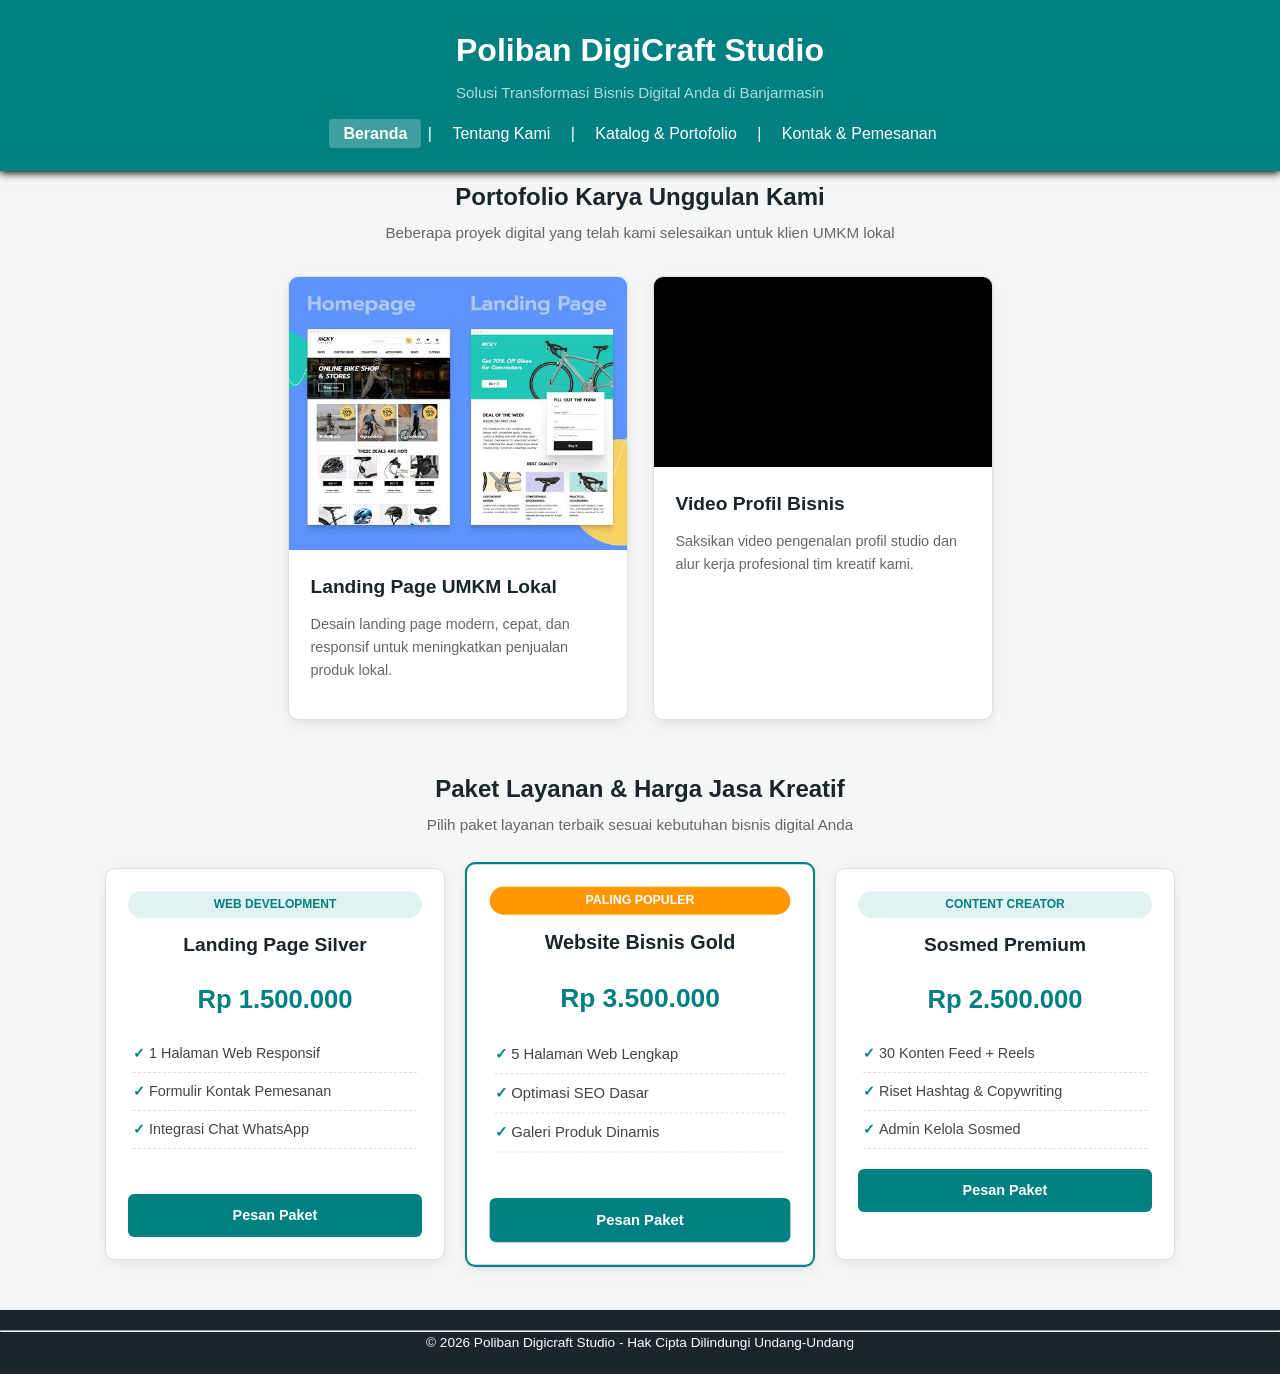
<file: index.html>
<!DOCTYPE html>
<html lang="id">

<head>
    <meta charset="UTF-8">
    <meta name="viewport" content="width=device-width, initial-scale=1.0">
    <title>Beranda</title>
    <!-- 1. MENGHUBUNGKAN EXTERNAL CSS GLOBAL -->
    <link rel="stylesheet" href="style.css">
</head>

<body>
    <!-- BAGIAN HEADER & NAVIGASI GLOBAL -->
    <header>
        <div class="container">
            <h1>Poliban DigiCraft Studio</h1>
            <p>Solusi Transformasi Bisnis Digital Anda di Banjarmasin</p>
            <nav>
                <a href="index.html" class="active">Beranda</a> |
                <a href="cvhaikal.html">Tentang Kami</a> |
                <a href="produk.html">Katalog & Portofolio</a> |
                <a href="kontak.html">Kontak & Pemesanan</a>
            </nav>
        </div>
    </header>

    <main class="container">
        <!-- SEKSI PORTOFOLIO UTAMA (CARD LAYOUT) -->
        <section class="section">
            <h2 class="section-title">Portofolio Karya Unggulan Kami</h2>
            <p class="section-subtitle">Beberapa proyek digital yang telah kami selesaikan untuk klien UMKM lokal</p>

            <div class="card-grid">
                <!-- Kartu Portofolio 1 -->
                <article class="card">
                    <img src="landingpage.jpg" alt="Mockup Desain Landing Page Agensi" class="card-img">
                    <div class="card-body">
                        <h3 class="card-title">Landing Page UMKM Lokal</h3>
                        <p class="card-text">Desain landing page modern, cepat, dan responsif untuk meningkatkan penjualan produk lokal.</p>
                    </div>
                </article>

                <!-- Kartu Portofolio 2 (Video Profile) -->
                <article class="card">
                    <div class="video-container">
                        <iframe src="https://www.youtube.com/embed/GfAPEko4rbU?si=8Ai98LlOAprXBPoP"
                            title="YouTube video player" allowfullscreen></iframe>
                    </div>
                    <div class="card-body">
                        <h3 class="card-title">Video Profil Bisnis</h3>
                        <p class="card-text">Saksikan video pengenalan profil studio dan alur kerja profesional tim kreatif kami.</p>
                    </div>
                </article>
            </div>
        </section>

        <!-- SEKSI KATALOG PAKET LAYANAN (PRICING CARDS) -->
        <section class="section">
            <h2 class="section-title">Paket Layanan & Harga Jasa Kreatif</h2>
            <p class="section-subtitle">Pilih paket layanan terbaik sesuai kebutuhan bisnis digital Anda</p>

            <div class="card-grid">
                <!-- Paket 1: Landing Page Silver -->
                <article class="card pricing-card">
                    <div class="card-body">
                        <span class="badge">Web Development</span>
                        <h3 class="card-title">Landing Page Silver</h3>
                        <p class="card-price">Rp 1.500.000</p>
                        <ul class="card-features">
                            <li>1 Halaman Web Responsif</li>
                            <li>Formulir Kontak Pemesanan</li>
                            <li>Integrasi Chat WhatsApp</li>
                        </ul>
                        <a href="kontak.html" class="btn-primary">Pesan Paket</a>
                    </div>
                </article>

                <!-- Paket 2: Website Bisnis Gold -->
                <article class="card pricing-card featured">
                    <div class="card-body">
                        <span class="badge badge-featured">Paling Populer</span>
                        <h3 class="card-title">Website Bisnis Gold</h3>
                        <p class="card-price">Rp 3.500.000</p>
                        <ul class="card-features">
                            <li>5 Halaman Web Lengkap</li>
                            <li>Optimasi SEO Dasar</li>
                            <li>Galeri Produk Dinamis</li>
                        </ul>
                        <a href="kontak.html" class="btn-primary">Pesan Paket</a>
                    </div>
                </article>

                <!-- Paket 3: Sosmed Premium -->
                <article class="card pricing-card">
                    <div class="card-body">
                        <span class="badge">Content Creator</span>
                        <h3 class="card-title">Sosmed Premium</h3>
                        <p class="card-price">Rp 2.500.000</p>
                        <ul class="card-features">
                            <li>30 Konten Feed + Reels</li>
                            <li>Riset Hashtag & Copywriting</li>
                            <li>Admin Kelola Sosmed</li>
                        </ul>
                        <a href="kontak.html" class="btn-primary">Pesan Paket</a>
                    </div>
                    <br>
                </article>
            </div>
        </section>
    </main>

    <!-- FOOTER GLOBAL -->
     <footer>
        <hr>
        <p align="center">&copy; 2026 Poliban Digicraft Studio - Hak Cipta Dilindungi Undang-Undang</p>
    </footer>
</body>

</html>
</file>
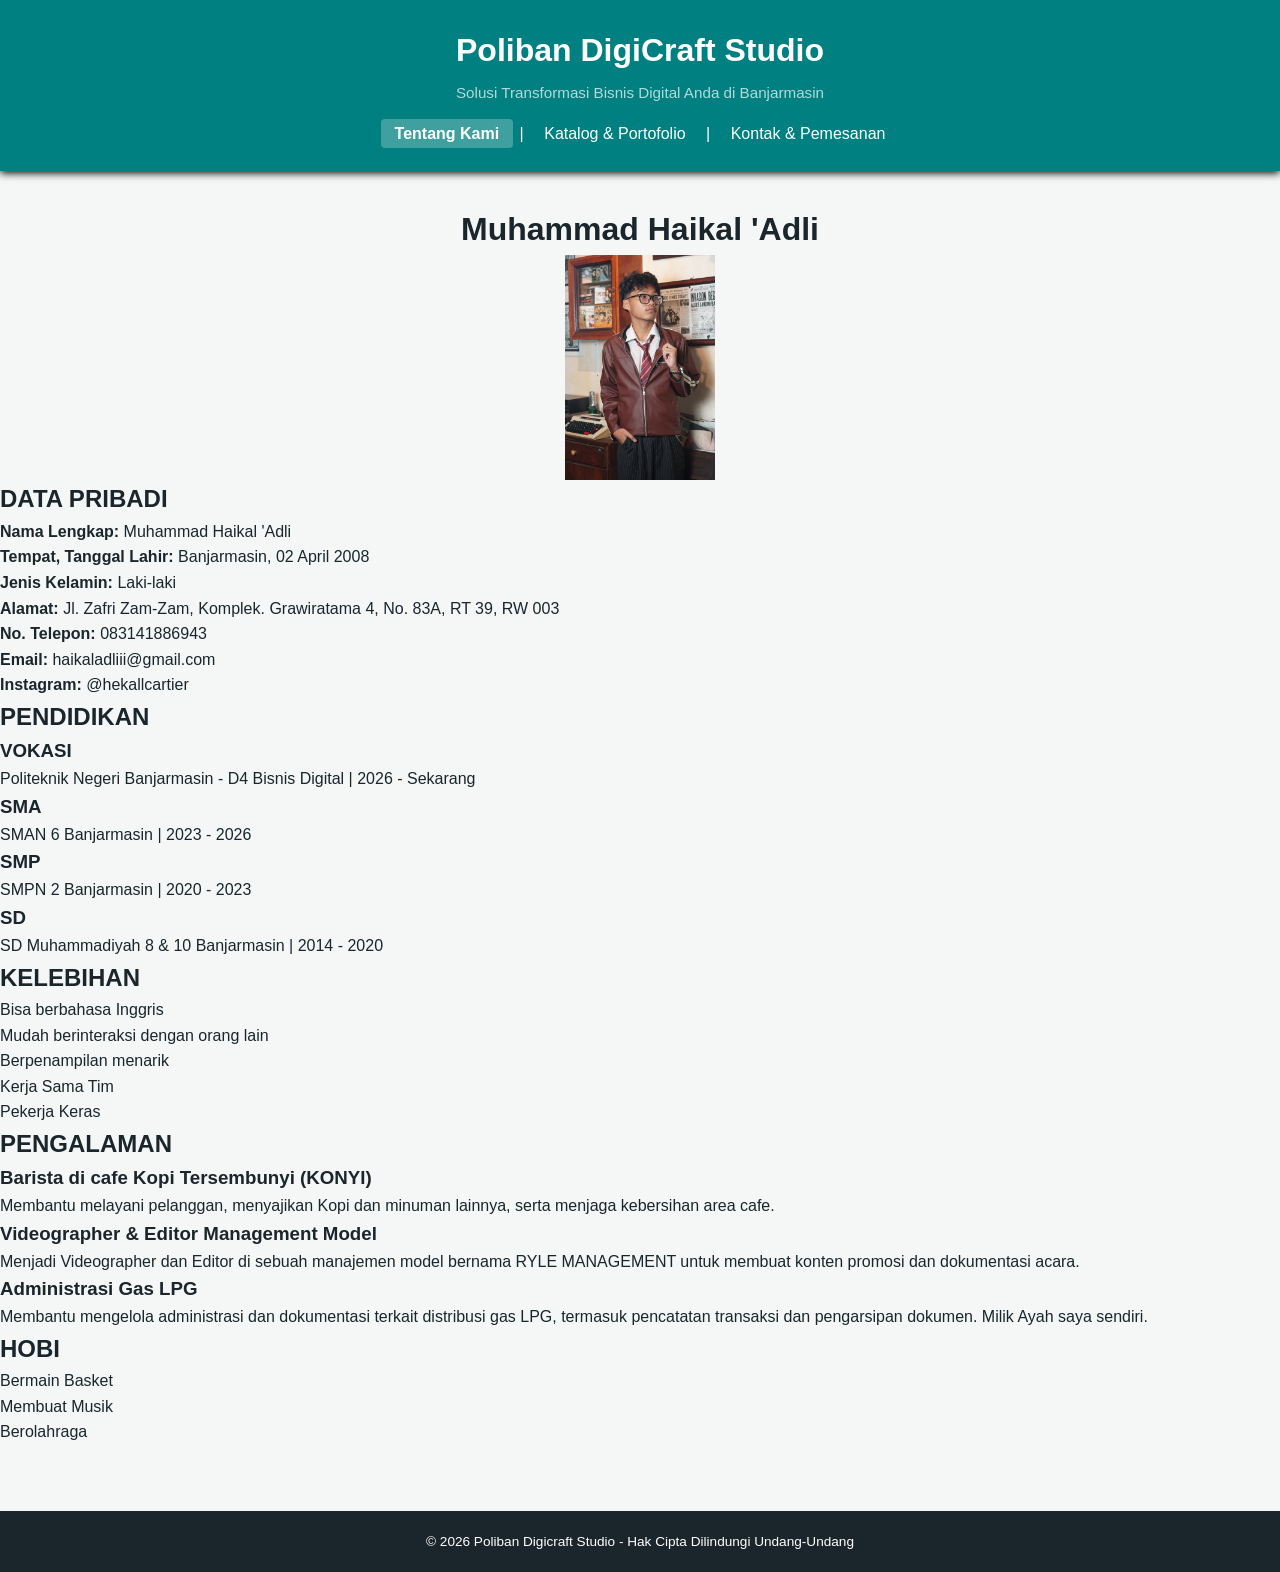
<file: cvhaikal.html>
<!DOCTYPE html>
<html lang="en">
<head>
    <meta charset="UTF-8">
    <meta name="viewport" content="width=device-width, initial-scale=1.0">
    <title>CV Muhammad Haikal 'Adli</title>
    <link rel="stylesheet" href="style.css">
</head>
<body>
    <!-- Bagian Kepala Halaman (Header & Navigasi) -->
   <header>
        <div class="container">
            <h1>Poliban DigiCraft Studio</h1>
            <p>Solusi Transformasi Bisnis Digital Anda di Banjarmasin</p>
            <nav>
                <a href="cvhaikal.html" class="active">Tentang Kami</a> |
                <a href="produk.html">Katalog & Portofolio</a> |
                <a href="kontak.html">Kontak & Pemesanan</a>
            </nav>
        </div>
    </header>
<br>
<body>

<div class="cv">

    <div class="header" style="text-align: center;">
        <h1>Muhammad Haikal 'Adli</h1>
        
        <img src="Muhammad_Haikal_Adli.JPG" alt="Harusnya foto hekall yang ganteng" style="display: block; margin: auto; width: 150px;">
        
    </p>
    
    </div>

    <section>
       <h2>DATA PRIBADI</h2>

    <div class="item">
        <p><strong>Nama Lengkap:</strong> Muhammad Haikal 'Adli</p>
        <p><strong>Tempat, Tanggal Lahir:</strong> Banjarmasin, 02 April 2008</p>
        <p><strong>Jenis Kelamin:</strong> Laki-laki</p>
        <p><strong>Alamat:</strong> Jl. Zafri Zam-Zam, Komplek. Grawiratama 4, No. 83A, RT 39, RW 003</p>
        <p><strong>No. Telepon:</strong> 083141886943</p>
        <p><strong>Email:</strong> haikaladliii@gmail.com</p>
        <p><strong>Instagram:</strong> @hekallcartier</p>
    </div>
    </section>

    <section>
        <h2>PENDIDIKAN</h2>
        <div class="item">
            <h3>VOKASI</h3>
            <p>Politeknik Negeri Banjarmasin - D4 Bisnis Digital | 2026 - Sekarang</p>
        </div>

        <div class="item">
            <h3>SMA</h3>
            <p>SMAN 6 Banjarmasin | 2023 - 2026</p>
        </div>

        <div class="item">
            <h3>SMP</h3>
            <p>SMPN 2 Banjarmasin | 2020 - 2023</p>

            <div class="item">
            <h3>SD</h3>
            <p>SD Muhammadiyah 8 & 10 Banjarmasin | 2014 - 2020</p>
        </div>
        </div>
    </section>

    <section>
        <h2>KELEBIHAN</h2>
        <ul>
            <li>Bisa berbahasa Inggris</li>
            <li>Mudah berinteraksi dengan orang lain</li>
            <li>Berpenampilan menarik</li>
            <li>Kerja Sama Tim</li>
            <li>Pekerja Keras</li>
        </ul>
    </section>

    <section>
        <h2>PENGALAMAN</h2>

        <div class="item">
            <h3>Barista di cafe Kopi Tersembunyi (KONYI)</h3>
            <p>
                Membantu melayani pelanggan, menyajikan Kopi dan minuman lainnya, serta menjaga kebersihan area cafe.
            </p>
        </div>

        <div class="item">
            <h3>Videographer & Editor Management Model</h3>
            <p>
                Menjadi Videographer dan Editor di sebuah manajemen model bernama RYLE MANAGEMENT untuk membuat konten promosi dan dokumentasi acara.
            </p>
        </div>

        <div class="item">
            <h3>Administrasi Gas LPG</h3>
            <p>
                Membantu mengelola administrasi dan dokumentasi terkait distribusi gas LPG, termasuk pencatatan transaksi dan pengarsipan dokumen.
                Milik Ayah saya sendiri.
            </p>
        </div>
    </section>

    <section>
        <h2>HOBI</h2>
        <ul>
            <li>Bermain Basket</li>
            <li>Membuat Musik</li>
            <li>Berolahraga</li>
        </ul>
    </section>

</div>
<br>
 <footer>
        <p align="center">&copy; 2026 Poliban Digicraft Studio - Hak Cipta Dilindungi Undang-Undang</p>
    </footer>

</body>
</html>
</file>
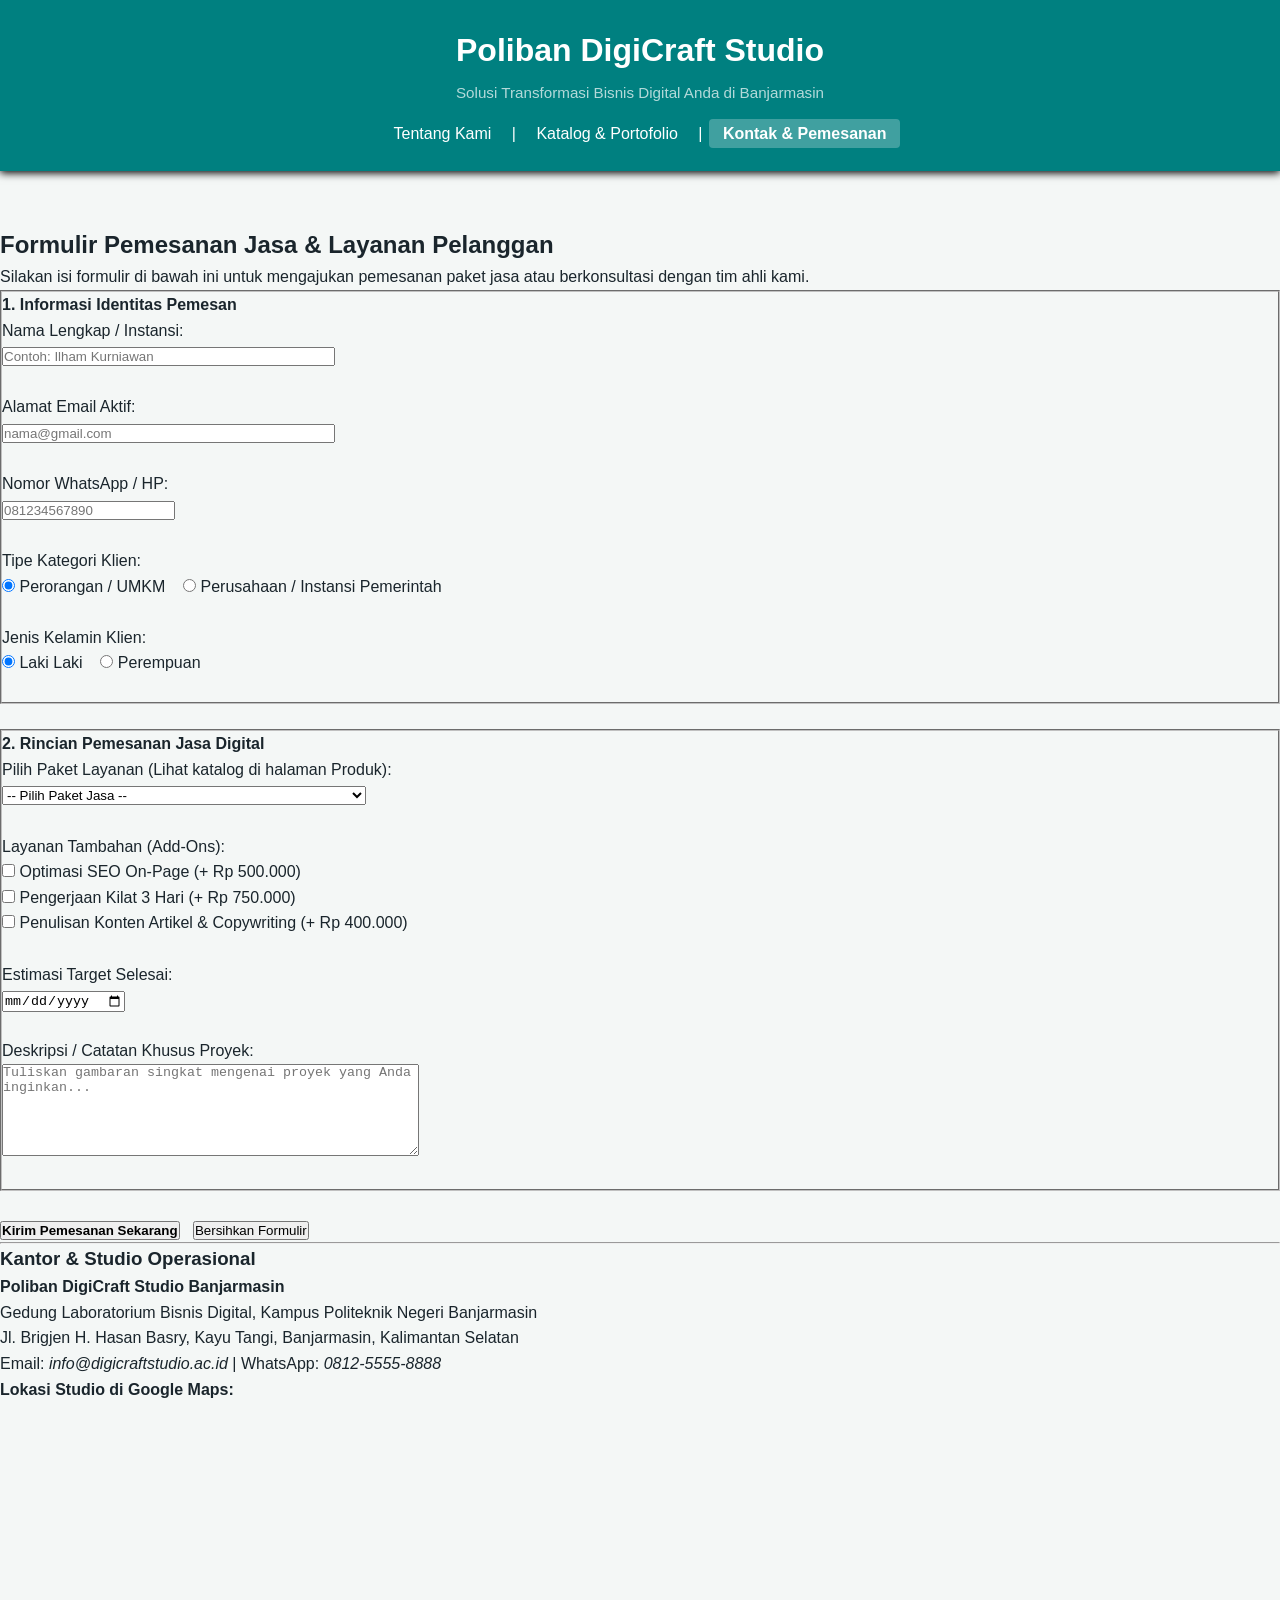
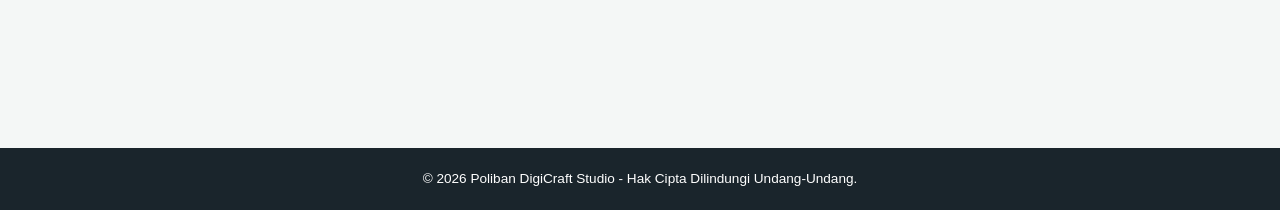
<file: kontak.html>
<!DOCTYPE html>
<html lang="id">
<head>
    <metharset="UTF-8">
    <meta name="viewport" content="width=device-width, initial-scale=1.0">
    <title>Kontak & Pemesanan - Poliban Digicraft Studio</title>
    <link rel="stylesheet" href="style.css">
</head>
<body>
    <!-- Header & Navigasi Utama Website -->
   <header>
        <div class="container">
            <h1>Poliban DigiCraft Studio</h1>
            <p>Solusi Transformasi Bisnis Digital Anda di Banjarmasin</p>
            <nav>
                <a href="cvhaikal.html">Tentang Kami</a> |
                <a href="produk.html">Katalog & Portofolio</a> |
                <a href="kontak.html" class="active">Kontak & Pemesanan</a>
            </nav>
        </div>
    </header>

    <main>
        <h2>Formulir Pemesanan Jasa & Layanan Pelanggan</h2>
        <p>Silakan isi formulir di bawah ini untuk mengajukan pemesanan paket jasa atau berkonsultasi dengan tim ahli kami.</p>

        <form action="#" method="POST">
            <!-- Grup 1: Data Diri Pelanggan -->
            <fieldset>
                <legend></legend>
                <b>1. Informasi Identitas Pemesan</b>
                <br>
                <label for="nama_lengkap">Nama Lengkap / Instansi:</label><br>
                <input type="text" id="nama_lengkap" name="nama_lengkap" placeholder="Contoh: Ilham Kurniawan" size="40" required>
                <br><br>

                <label for="email_pemesan">Alamat Email Aktif:</label><br>
                <input type="email" id="email_pemesan" name="email_pemesan" placeholder="nama@gmail.com" size="40" required>
                <br><br>

                <label for="no_whatsapp">Nomor WhatsApp / HP:</label><br>
                <input type="tel" id="no_whatsapp" name="no_whatsapp" placeholder="081234567890" required>
                <br><br>

                <label>Tipe Kategori Klien:</label><br>
                <input type="radio" id="kategori_personal" name="tipe_klien" value="Personal" checked>
                <label for="kategori_personal">Perorangan / UMKM</label>
                &nbsp;&nbsp;
                <input type="radio" id="kategori_korporat" name="tipe_klien" value="Korporat">
                <label for="kategori_korporat">Perusahaan / Instansi Pemerintah</label>
                <br><br>

                <label>Jenis Kelamin Klien:</label><br>
                <input type="radio" id="jk_laki" name="jk" value="laki" checked>
                <label for="jk_laki">Laki Laki</label>
                &nbsp;&nbsp;
                <input type="radio" id="jk_perempuan" name="jk" value="bini">
                <label for="jk_perempuan">Perempuan</label>
                <br><br>
            </fieldset>
            <br>

            <!-- Grup 2: Detail Pemesanan Layanan -->
            <fieldset>
                <legend></legend>
                <b>2. Rincian Pemesanan Jasa Digital</b>
                <br>
                <label for="pilih_paket">Pilih Paket Layanan (Lihat katalog di halaman Produk):</label><br>
                <select id="pilih_paket" name="pilih_paket" required>
                    <option value="">-- Pilih Paket Jasa --</option>
                    <option value="Silver">Paket Silver Branding (Rp 1.500.000)</option>
                    <option value="Gold">Paket Gold Web Development (Rp 3.000.000)</option>
                    <option value="Platinum">Paket Platinum Full Digital Transformation (Rp 5.000.000)</option>
                    <option value="Custom">Konsultasi Custom Project</option>
                </select>
                <br><br>

                <label>Layanan Tambahan (Add-Ons):</label><br>
                <input type="checkbox" id="addon_seo" name="addons[]" value="SEO Optimization">
                <label for="addon_seo">Optimasi SEO On-Page (+ Rp 500.000)</label><br>
                <input type="checkbox" id="addon_express" name="addons[]" value="Express Delivery">
                <label for="addon_express">Pengerjaan Kilat 3 Hari (+ Rp 750.000)</label><br>
                <input type="checkbox" id="addon_content" name="addons[]" value="Content Writing">
                <label for="addon_content">Penulisan Konten Artikel & Copywriting (+ Rp 400.000)</label>
                <br><br>

                <label for="target_selesai">Estimasi Target Selesai:</label><br>
                <input type="date" id="target_selesai" name="target_selesai">
                <br><br>

                <label for="detail_pesan">Deskripsi / Catatan Khusus Proyek:</label><br>
                <textarea id="detail_pesan" name="detail_pesan" rows="6" cols="50" placeholder="Tuliskan gambaran singkat mengenai proyek yang Anda inginkan..."></textarea>
                <br><br>
            </fieldset>
            <br>

            <!-- Tombol Aksi -->
            <button type="submit"><b>Kirim Pemesanan Sekarang</b></button>
            &nbsp;
            <button type="reset">Bersihkan Formulir</button>
        </form>

        <!-- Bagian Informasi Alamat & Peta Studio -->
        <section>
            <hr>
            <h3>Kantor & Studio Operasional</h3>
            <p><b>Poliban DigiCraft Studio Banjarmasin</b><br>
            Gedung Laboratorium Bisnis Digital, Kampus Politeknik Negeri Banjarmasin<br>
            Jl. Brigjen H. Hasan Basry, Kayu Tangi, Banjarmasin, Kalimantan Selatan<br>
            Email: <i>info@digicraftstudio.ac.id</i> | WhatsApp: <i>0812-5555-8888</i></p>

            <h4>Lokasi Studio di Google Maps:</h4>
            <iframe src="https://maps.google.com/maps?q=Politeknik%20Negeri%20Banjarmasin&t=&z=15&ie=UTF8&iwloc=&output=embed" width="100%" height="250" frameborder="0" style="border:0;" allowfullscreen=""></iframe>
        </section>
    </main>

    <footer>
        <p align="center">&copy; 2026 Poliban DigiCraft Studio - Hak Cipta Dilindungi Undang-Undang.</p>
    </footer>
</body>
</html>
</file>
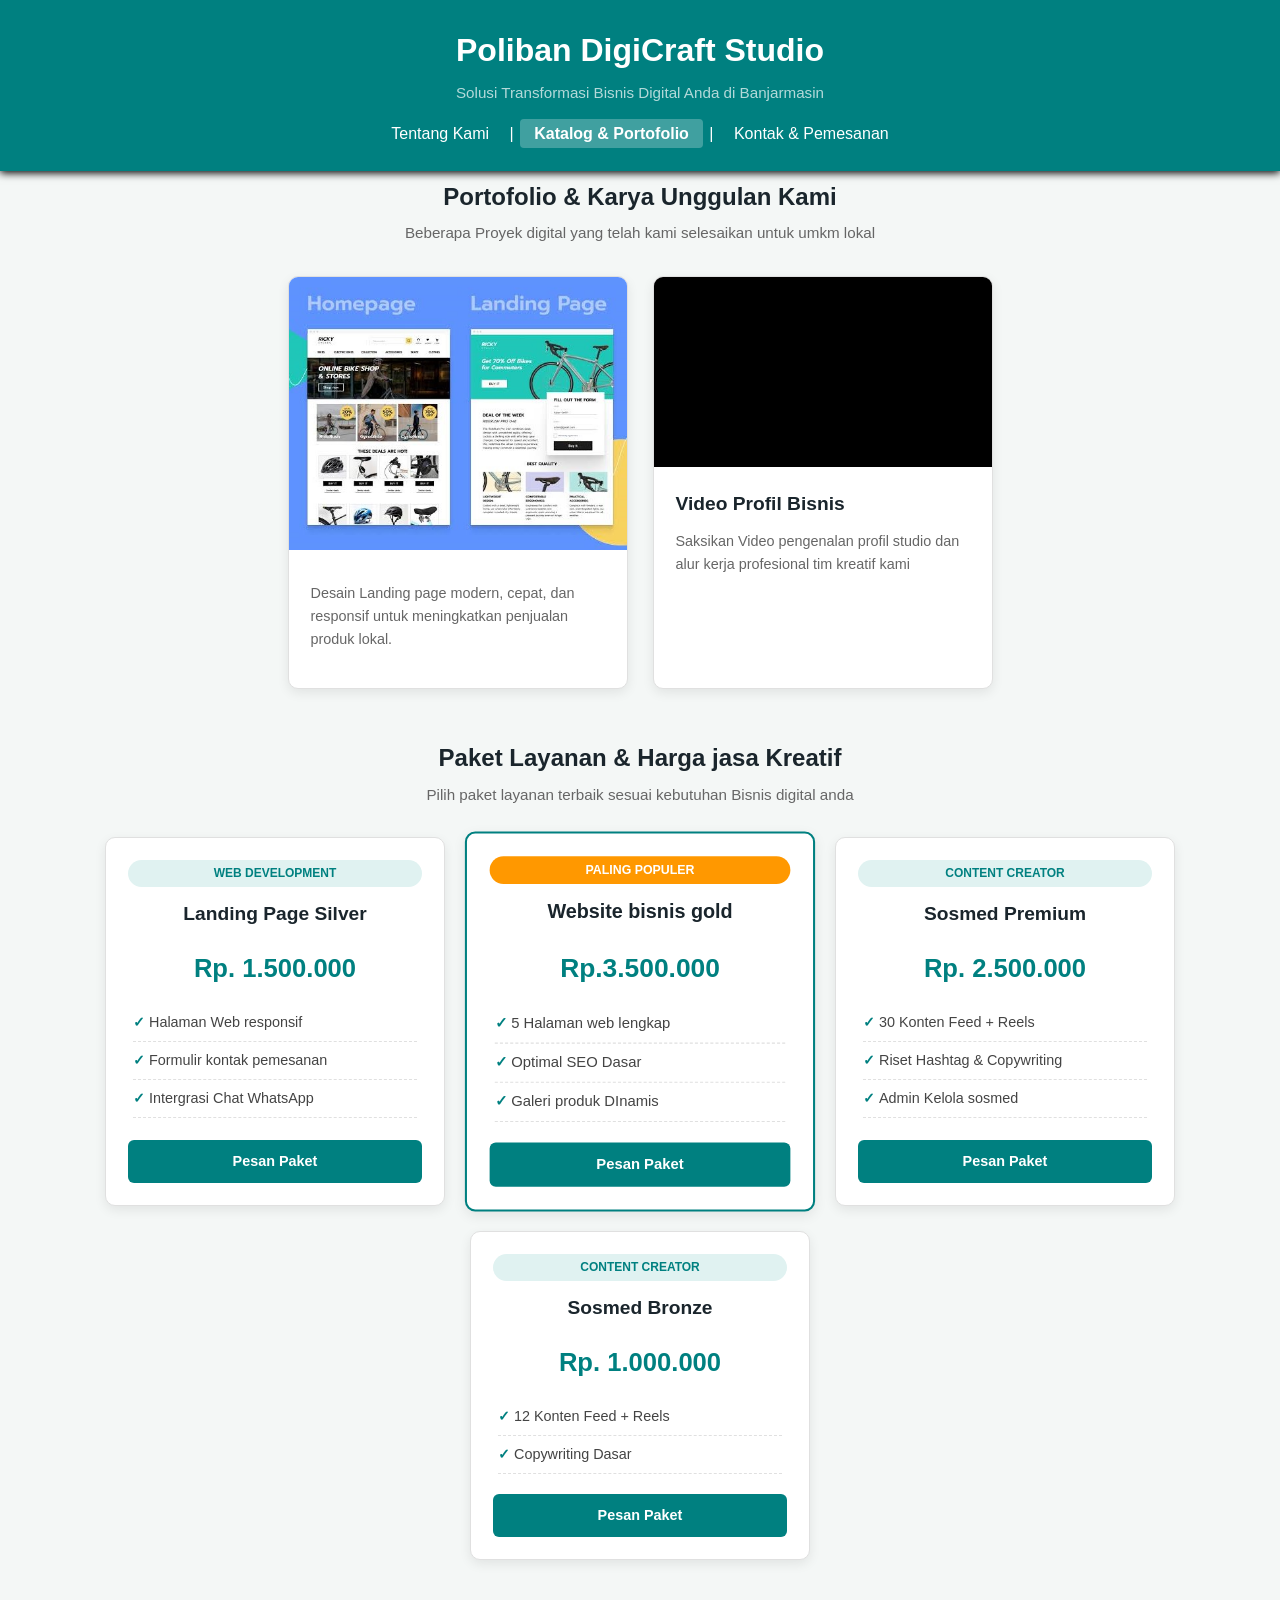
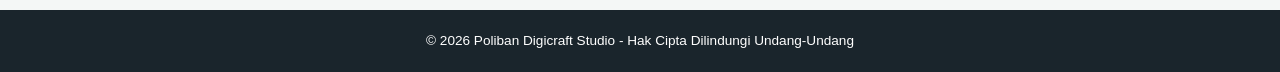
<file: produk.html>
<!DOCTYPE html>
<html lang="en">

<head>
    <meta charset="UTF-8">
    <meta name="viewport" content="width=device-width, initial-scale=1.0">
    <title>Katalog Produk & Portofolio - Poliban Digicraft Studio</title>
    <link rel="stylesheet" href="style.css">
</head>

<body>
    <!-- Bagian Kepala Halaman (Header & Navigasi) -->
    <header>
        <div class="container">
            <h1>Poliban DigiCraft Studio</h1>
            <p>Solusi Transformasi Bisnis Digital Anda di Banjarmasin</p>
            <nav>
                <a href="cvhaikal.html">Tentang Kami</a> |
                <a href="produk.html" class="active">Katalog & Portofolio</a> |
                <a href="kontak.html">Kontak & Pemesanan</a>
            </nav>
        </div>
    </header>

    <main class="container">
        <section class="section">
            <h2 class="section-title">Portofolio & Karya Unggulan Kami</h2>
            <p class="section-subtitle">Beberapa Proyek digital yang telah kami selesaikan untuk umkm lokal </p>
            <div class="card-grid">
                <article class="card">
                    <img src="landingpage.jpg" alt="Mockup Desain" class="card-img">
                    <div class="card-body">
                        <h3 class="card-title" Landing Page UMKM Lokal></h3>
                        <p class="card-text">Desain Landing page modern, cepat, dan responsif untuk meningkatkan
                            penjualan produk lokal.</p>
                    </div>
                </article>
                
        <article class="card">
            <div class="video-container">
                <iframe src="https://www.youtube.com/embed/GfAPEko4rbU?si=8Ai98LlOAprXBPoP"
            title="YouTube video player
            a" allowfullscreen></iframe>
            </div>
            <div class="card-body">
                <h3 class="card-title">Video Profil Bisnis</h3>
                <p class="card-text">Saksikan Video pengenalan profil studio dan alur kerja profesional tim kreatif kami</p>
            </div>
             </article>
             </section>
        <section class="section">
            <h2 class="section-title">Paket Layanan & Harga jasa Kreatif</h2>
            <p class="section-subtitle">Pilih paket layanan terbaik sesuai kebutuhan Bisnis digital anda</p>
            <div class="card-grid">
                <article class="card pricing-card">
                    <div class="card-body">
                        <span class="badge">Web Development</span>
                        <h3 class="card-title">Landing Page Silver</h3>
                        <p class="card-price">Rp. 1.500.000</p>
                        <ul class="card-features">
                            <li>Halaman Web responsif</li>
                            <li>Formulir kontak pemesanan</li>
                            <li>Intergrasi Chat WhatsApp</li>
                        </ul>
                        <a href="kontak.html" class="btn-primary">Pesan Paket</a>
                    </div>
                </article>

                <article class="card pricing-card featured">
                    <div class="card-body">
                        <span class="badge badge-featured">Paling Populer</span>
                        <h3 class="card-title">Website bisnis gold</h3>
                        <p class="card-price">Rp.3.500.000</p>
                        <ul class="card-features">
                            <li>5 Halaman web lengkap</li>
                            <li>Optimal SEO Dasar</li>
                            <li>Galeri produk DInamis</li>
                        </ul>
                        <a href="kontak.html" class="btn-primary">Pesan Paket</a>
                    </div>
                </article>

                <article class="card pricing-card">
                    <div class="card-body">
                        <span class="badge">Content Creator</span>
                        <h3 class="card-title">Sosmed Premium</h3>
                        <p class="card-price">Rp. 2.500.000</p>
                        <ul class="card-features">
                            <li>30 Konten Feed + Reels</li>
                            <li>Riset Hashtag & Copywriting</li>
                            <li>Admin Kelola sosmed</li>
                        </ul>
                        <a href="kontak.html" class="btn-primary">Pesan Paket</a>
                    </div>
                </article>

                <article class="card pricing-card">
                    <div class="card-body">
                        <span class="badge">Content Creator</span>
                        <h3 class="card-title">Sosmed Bronze</h3>
                        <p class="card-price">Rp. 1.000.000</p>
                        <ul class="card-features">
                            <li>12 Konten Feed + Reels</li>
                            <li>Copywriting Dasar</li>
                        </ul>
                        <a href="kontak.html" class="btn-primary">Pesan Paket</a>
                    </div>
                </article>
            </div>
        </section>
    </main>

    <footer>
        <div class="container">
        <p align="center">&copy; 2026 Poliban Digicraft Studio - Hak Cipta Dilindungi Undang-Undang</p>
        </div>
    </footer>
</body>
</html>
</file>
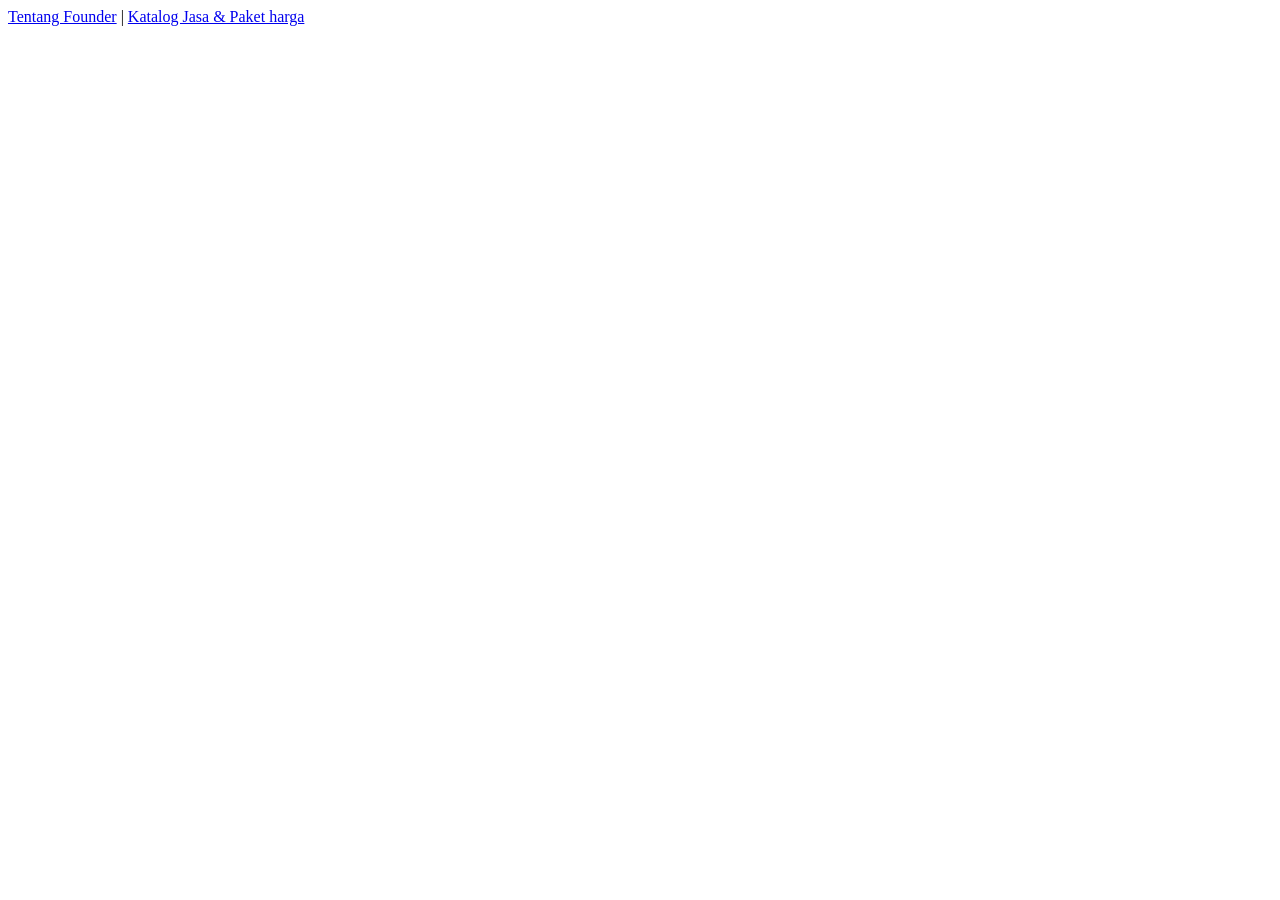
<file: tes.html>
<!DOCTYPE html>
<html lang="en">
<head>
    <meta charset="UTF-8">
    <meta name="viewport" content="width=device-width, initial-scale=1.0">
    <title>Document</title>
</head>
<body>
    <nav>
        <a href="cvhaikal.html">Tentang Founder</a> |
        <a href="produk.html">Katalog Jasa & Paket harga</a>
    </nav>
</body>
</html>
</file>
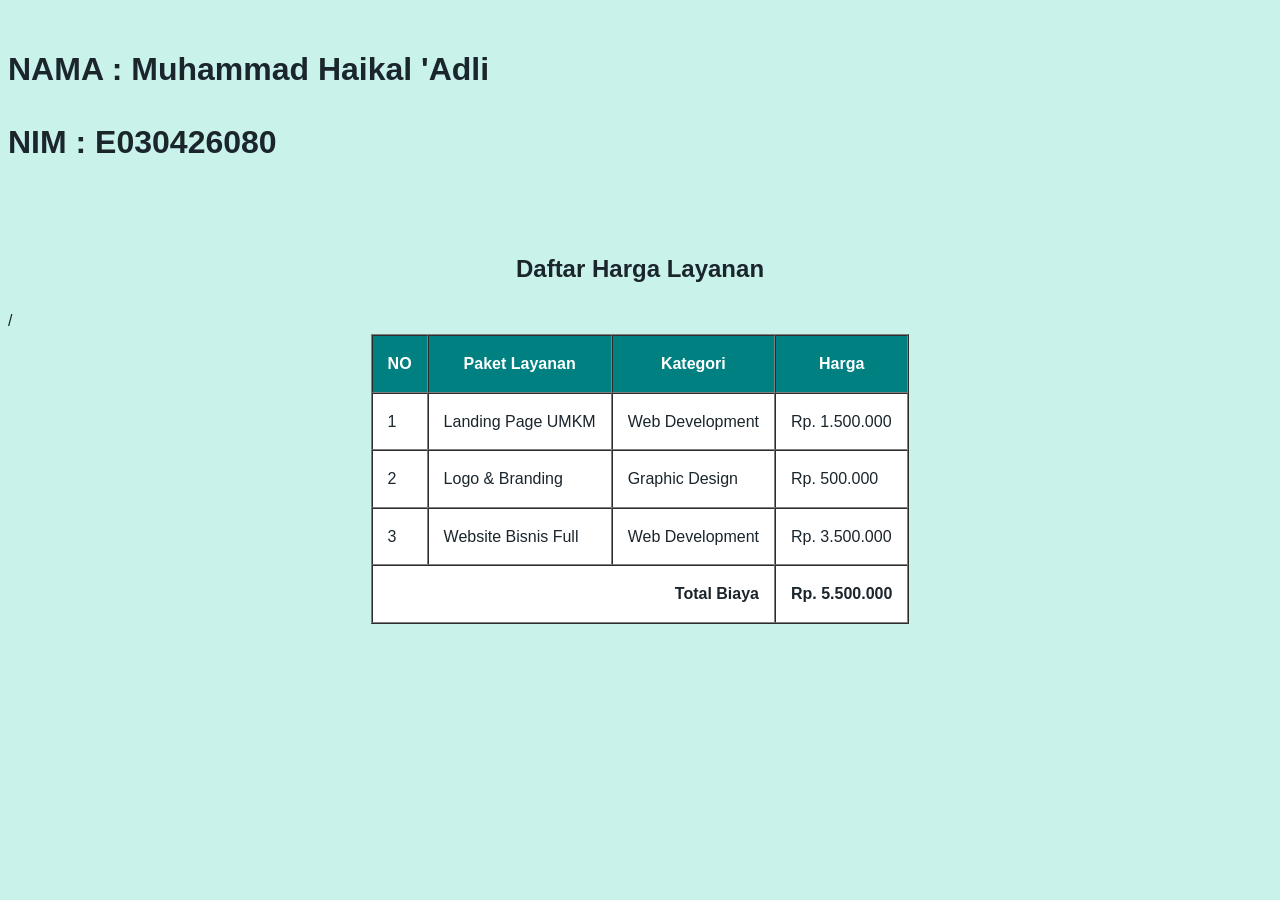
<file: kuis/kuis_css.html>
<!DOCTYPE html>
<html lang="en">
<head>
    <meta charset="UTF-8">
    <meta name="viewport" content="width=device-width, initial-scale=1.0">
    <title>KUIS Muhammad Haikal 'Adli</title>
    <link rel="stylesheet" href="kuis.css">
</head>
<body>
    <div class="nama">
    <h1>NAMA : Muhammad Haikal 'Adli</h1>
    <h1>NIM : E030426080</h1>
</div>
    <br>

     <section>
        <h2 style="text-align: center;">Daftar Harga Layanan</h2>
        <table border="1" cellpadding="15" cellspacing="0">
            <thead>
                <tr>
                    <th>NO</th>/
                    <th>Paket Layanan</th>
                    <th>Kategori</th>
                    <th>Harga</th>
                </tr>
            </thead>
            <tbody>
                <tr>
                    <td>1</td>
                    <td>Landing Page UMKM</td>
                    <td>Web Development</td>
                    <td>Rp. 1.500.000</td>
                </tr>
                <tr>
                    <td>2</td>
                    <td>Logo & Branding</td>
                    <td>Graphic Design</td>
                    <td>Rp. 500.000</td>
                </tr>
                <tr>
                <td>3</td>
                <td>Website Bisnis Full</td>
                <td>Web Development</td>
                <td>Rp. 3.500.000</td>
                </tr>
                <tr>
                    <td colspan="3" class="total">Total Biaya</td>
                    <td class="harga">Rp. 5.500.000</td>
                </tr>
            </tbody>
        </table>
    </section>
</body>
</html>
</file>
<file: style.css>
/* 1. Variable */
   
   :root {
        --primary-color: #008080;
        --primary-dark: #005A5A;
        --secondary-color : #1A252C;
        --accent-color : #FF9800;
        --bg-light : #F4F7F6; 
        --white : #FFFFFF; 
        --text-muted: #666666;
        --border-color: #e0e0e0;
        --shadow-soft: 0 4px 12px rgba(0, 0, 0, 0.08);
        --shadow-hover: 0 8px 24px rgba(0, 0, 0, 0.15);
        --transition-fast: all 0.3s ease;

    }


* {
    margin: 0;
    padding: 0;
    box-sizing: border-box;
}

body {
    font-family: 'Segoe UI', Tahoma, Geneva, Verdana, sans-serif;
    line-height: 1.6;
    color: var(--secondary-color);
    background-color: var(--bg-light);
}

.container {
    width: 90%;
    max-width: 1100px;
    margin: 0 auto;
    padding: 0 15px;

}

header {
background-color: var(--primary-color);
color: var(--white);
padding: 25px 0;
text-align: center;
box-shadow: 0 2px 8px rgba(0, 0, 0, 1);
margin-bottom: 7px;
}

header h1 {
    font-size: 2rem;
    margin-bottom: 5px;
}

header p {
    font-size: 0.95rem;
    opacity: 0.7;
    margin-bottom: 15px;

}

nav {
    margin-top: 10px;
    font-size: 0.95;
}

nav a {
    color: var(--white);
    text-decoration: none;
    padding: 6px 14px;
    margin: 0 2px;
    border-radius: 4px;
    transition: var(--transition-fast);
}

nav a:hover, nav a.active {
    background-color: rgba(255, 255, 2555, 0.25);
    font-weight: bold;
}

main {
    padding: 48px 0;

}

.section {
    margin-bottom: 50px;
}

.section-title {
    text-align: center;
    font-size: 1.8;
    color: var(--secondary-color);
    margin-bottom: 5px;
}

.section-subtitle {
    text-align: center;
    color: var(--text-muted);
    font-size: 0.95rem;
    margin-bottom: 30px;
}


/* 2. Card Grid */

.card-grid {
    display: flex;
    flex-wrap: wrap;
    gap: 25px;
    justify-content: center;
}

/* 3. Card Component */

.card {
    background-color: var(--white);
    border-radius: 10px;
    box-shadow: var(--shadow-soft);
    overflow: hidden;
    flex: 1 1 300px;
    max-width: 340px;
    display: flex;
    flex-direction: column;
    transition: var(--transition-fast);
    border: 1px solid var(--border-color);
}

.card:hover {
    transform: translateY(-8px);
    box-shadow: var(--shadow-hover);
}

.card-img {
    object-fit: cover;
}

.card-body {
    padding: 22px;
    display: flex;
    flex-direction: column;
    flex-grow: 1;
}

.card-title {
    font-size: 1.2rem;
    color: var(--secondary-color);
    margin-bottom: 10px;
}

.card-text {
    font-size: 0.9rem;
    color: var(--text-muted);
    margin-bottom: 15px;
}

/* Video */

.video-container {
    position: relative;
    padding-bottom: 56.25%;
    height: 0;
    overflow: hidden;
    background-color: #000;
}

.video-container iframe {
    position: absolute;
    top: 0;
    left: 0;
    width: 100%;
    height: 100%;
    border: 0;
}

/* Pricing & Badges */

.pricing-card {
    text-align: center;
    position: relative;
}

.pricing-card.featured {
    border: 2px solid var(--primary-color);
    transform: scale(1.03);
}

.pricing-card.featured:hover {
    transform: scale(1.03) translateY(-8px);
}

.badge {
    display: inline-block;
    padding: 4px 12px;
    font-size: 0.75rem;
    font-weight:  bold;
    text-transform: uppercase;
    background-color: #E0F2F1;
    color: var( --primary-color);
    border-radius: 20px;
    margin-bottom: 12px;
}

.badge-featured {
    background-color: var(--accent-color);
    color: var(--white);
}

.card-price {
    font-size: 1.6rem;
    font-weight: bold;
    color: var(--primary-color);
    margin:  8px 0 15px 0;
}

.card-features {
    list-style: none;
    margin-bottom: 20px;
    text-align: left;
    padding: 0 5px;
}

.card-features li {
    font-size: 0.9rem;
    padding: 7px 0;
    border-bottom: 1px dashed var(--border-color);
    color: #444;
}

.card-features li::before {
    content: "✓ ";
    color: var(--primary-color);
    font-weight: bold;
}

/* Buttons */

.btn-primary {
    display: inline-block;
    background-color: var(--primary-color);
    color: var(--white);
    padding: 10px 20px;
    text-decoration: none;
    border-radius: 6px;
    font-weight: bold;
    font-size: 0.9rem;
    text-align: center;
    margin-top: auto;
    transition: var(--transition-fast);

}

.btn-primary:hover {
    background-color: var(--primary-dark);
}

/* Footer */

footer {
    background-color: var(--secondary-color);
    color: var(--white);
    text-align: center;
    padding: 20px 0;
    margin-top: 40px;
    font-size: 0.85rem;
}
</file>
<file: kuis/kuis.css>
body {
    font-family: 'Segoe UI', Tahoma, Geneva, Verdana, sans-serif;
    line-height: 1.6;
    color: #1A252c;
    background-color: #c9f2eb;
}

.nama {
    padding: 15px 0;
}


table {
    margin: auto auto;
    
}

th {
    background-color: #008080;
    color: white;
}

tr {
    background-color: white;
}

.total {
    text-align: right;
    font-weight: bold;
}

.harga {
    font-weight: bold;
}
</file>
